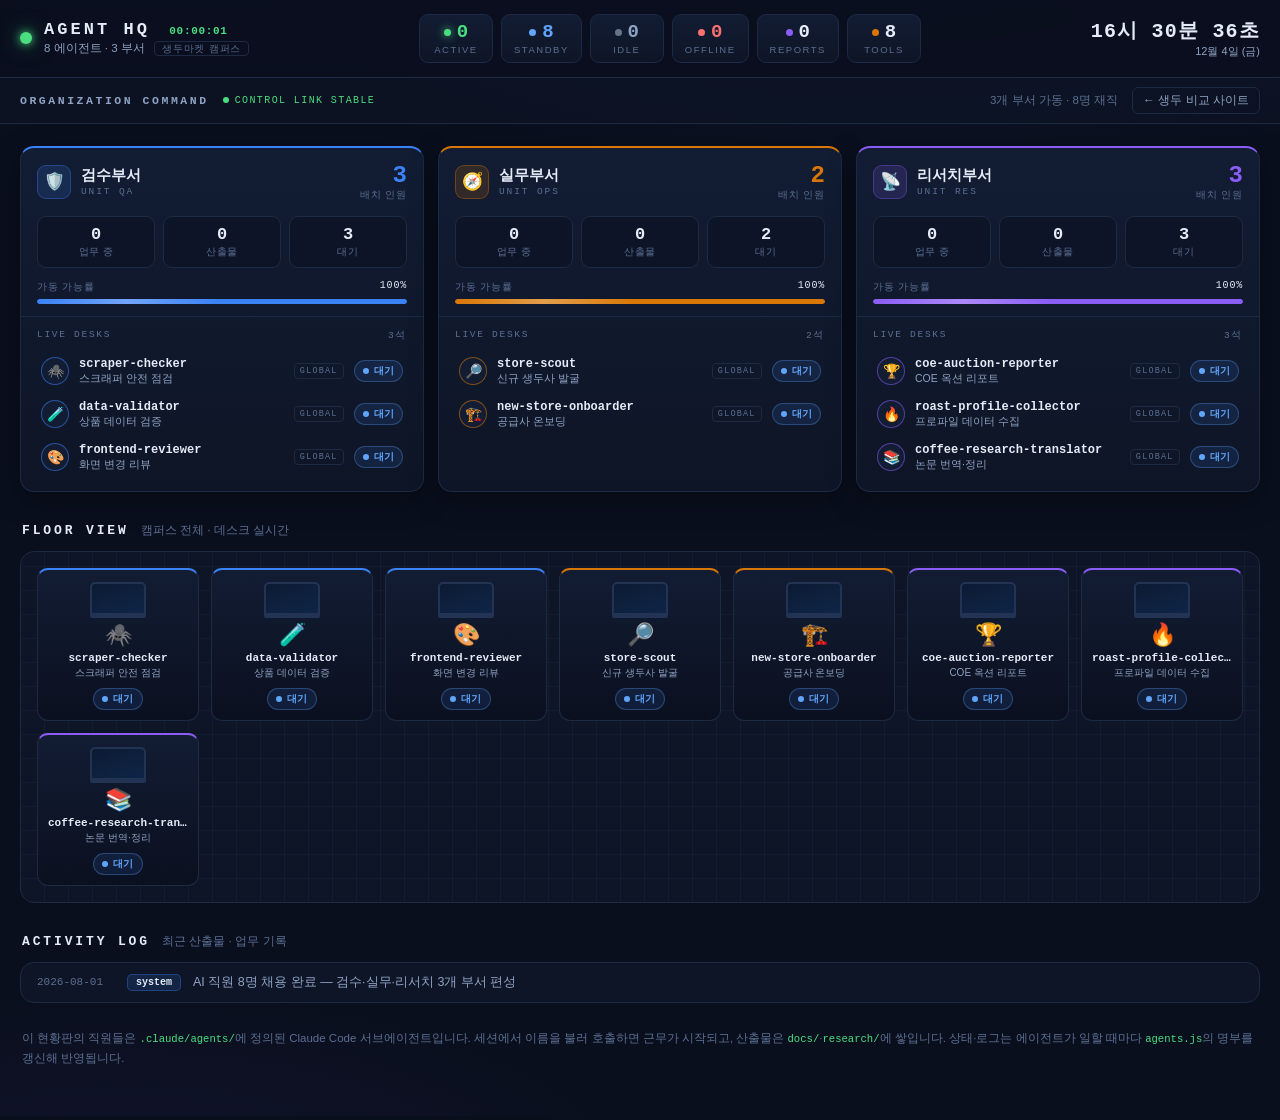
<file: agents.html>
<!DOCTYPE html>
<html lang="ko">
<head>
<meta charset="UTF-8">
<meta name="viewport" content="width=device-width, initial-scale=1.0">
<title>AGENT HQ — AI 직원 현황판 | 생두 가격 비교</title>
<meta name="description" content="생두 가격 비교 사이트를 운영하는 Claude Code 서브에이전트(AI 직원) 조직 현황판.">
<meta name="robots" content="noindex">
<link rel="icon" href="favicon.svg" type="image/svg+xml">
<link rel="stylesheet" href="agents.css">
</head>
<body>

<!-- ===== 상단 관제 바 ===== -->
<header class="hq-topbar">
  <div class="hq-logo">
    <span class="hq-logo-dot"></span>
    <div class="hq-logo-text">
      <div class="hq-title">AGENT&nbsp;HQ <span class="hq-uptime" id="hqUptime">00:00:00</span></div>
      <div class="hq-sub"><span id="hqAgentTotal">0</span> 에이전트 · <span id="hqDeptTotal">0</span> 부서 <span class="hq-badge">생두마켓 캠퍼스</span></div>
    </div>
  </div>

  <div class="hq-pills" id="hqPills"><!-- JS 렌더 --></div>

  <div class="hq-clock">
    <div class="hq-time" id="hqTime">--:--:--</div>
    <div class="hq-date" id="hqDate">--</div>
  </div>
</header>

<!-- ===== 조직 커맨드 바 ===== -->
<div class="cmd-bar">
  <div class="cmd-left">
    <span class="cmd-title">ORGANIZATION&nbsp;COMMAND</span>
    <span class="cmd-status"><span class="cmd-status-dot"></span>CONTROL LINK STABLE</span>
  </div>
  <div class="cmd-right">
    <span class="cmd-note" id="cmdNote">-</span>
    <a class="cmd-link" href="index.html">← 생두 비교 사이트</a>
  </div>
</div>

<main class="hq-main">

  <!-- ===== 부서 카드 ===== -->
  <section class="dept-grid" id="deptGrid"><!-- JS 렌더 --></section>

  <!-- ===== 플로어 뷰 ===== -->
  <section class="floor-sec">
    <div class="sec-head">
      <span class="sec-title">FLOOR&nbsp;VIEW</span>
      <span class="sec-sub">캠퍼스 전체 · 데스크 실시간</span>
    </div>
    <div class="floor-grid" id="floorGrid"><!-- JS 렌더 --></div>
  </section>

  <!-- ===== 업무 로그 ===== -->
  <section class="log-sec">
    <div class="sec-head">
      <span class="sec-title">ACTIVITY&nbsp;LOG</span>
      <span class="sec-sub">최근 산출물 · 업무 기록</span>
    </div>
    <ul class="log-list" id="logList"><!-- JS 렌더 --></ul>
  </section>

  <p class="hq-footnote">
    이 현황판의 직원들은 <code>.claude/agents/</code>에 정의된 Claude Code 서브에이전트입니다.
    세션에서 이름을 불러 호출하면 근무가 시작되고, 산출물은 <code>docs/</code>·<code>research/</code>에 쌓입니다.
    상태·로그는 에이전트가 일할 때마다 <code>agents.js</code>의 명부를 갱신해 반영됩니다.
  </p>

</main>

<script src="agents.js"></script>
</body>
</html>
</file>
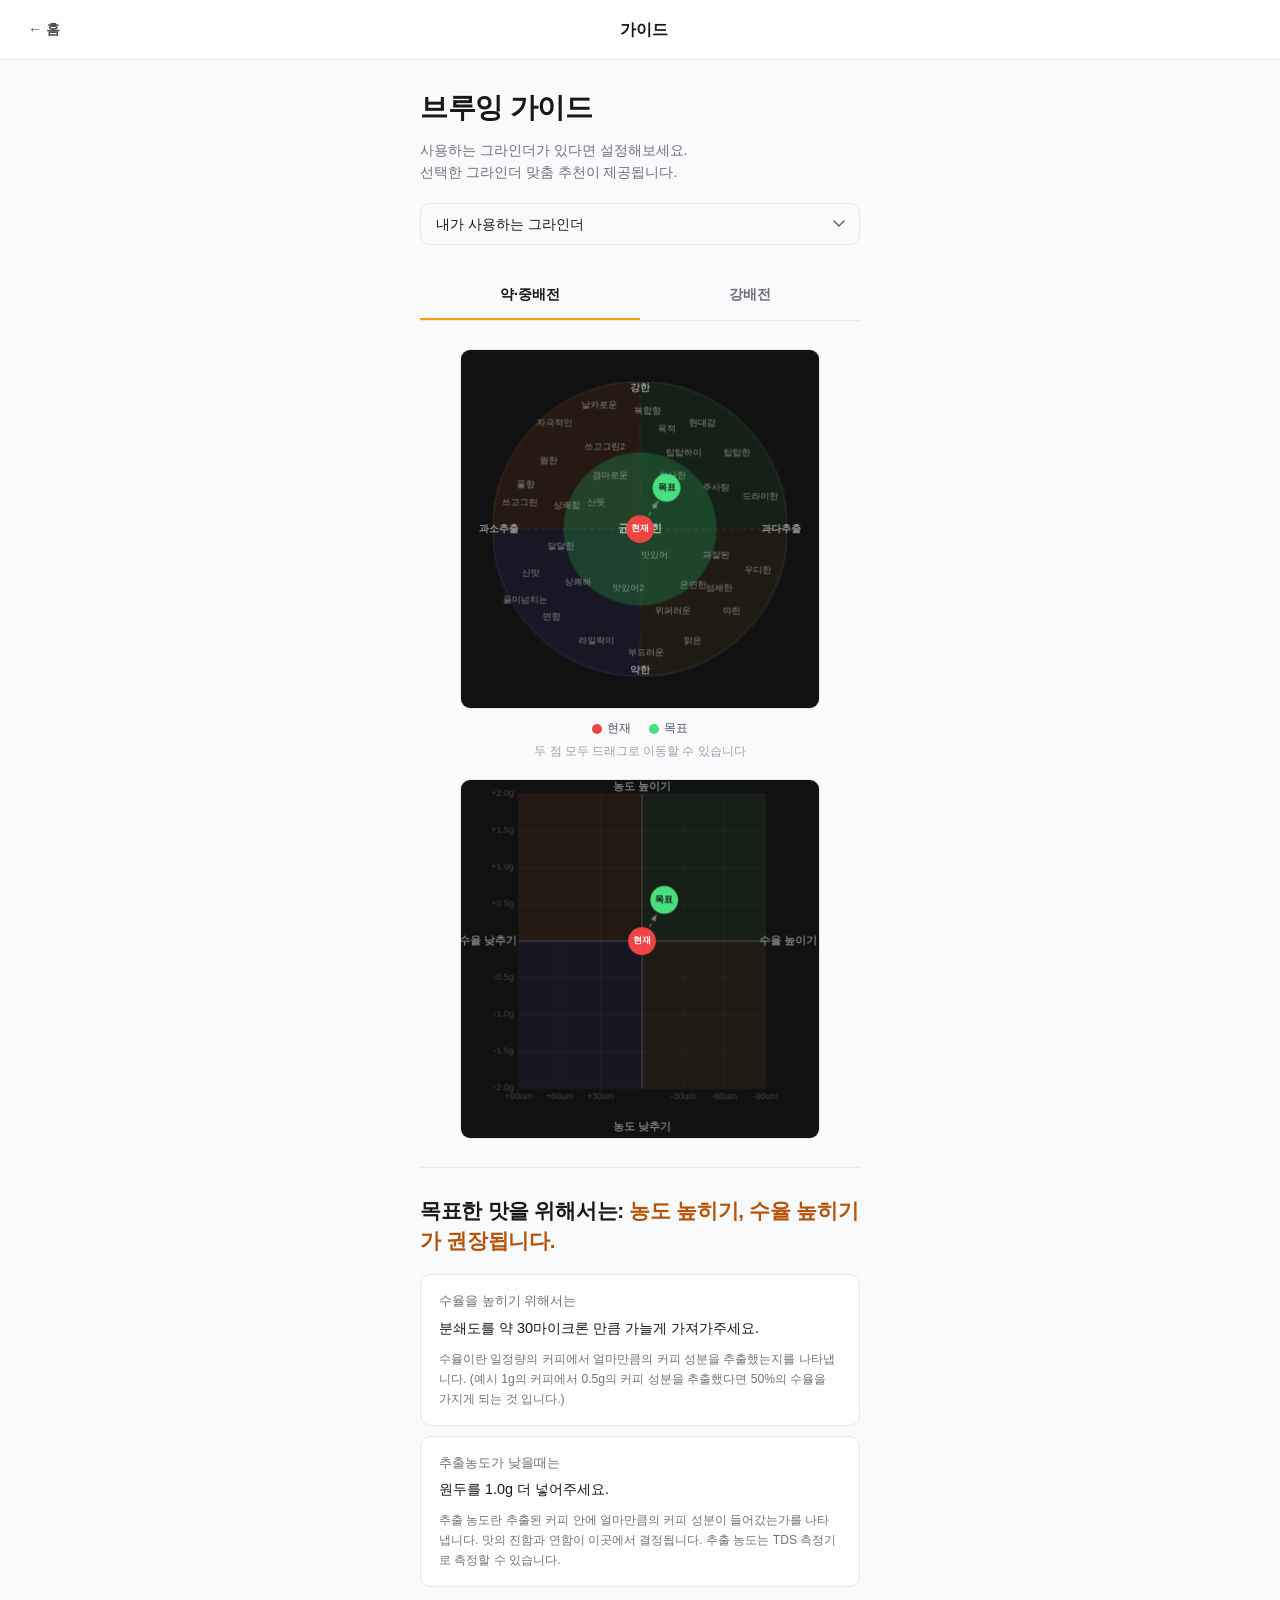
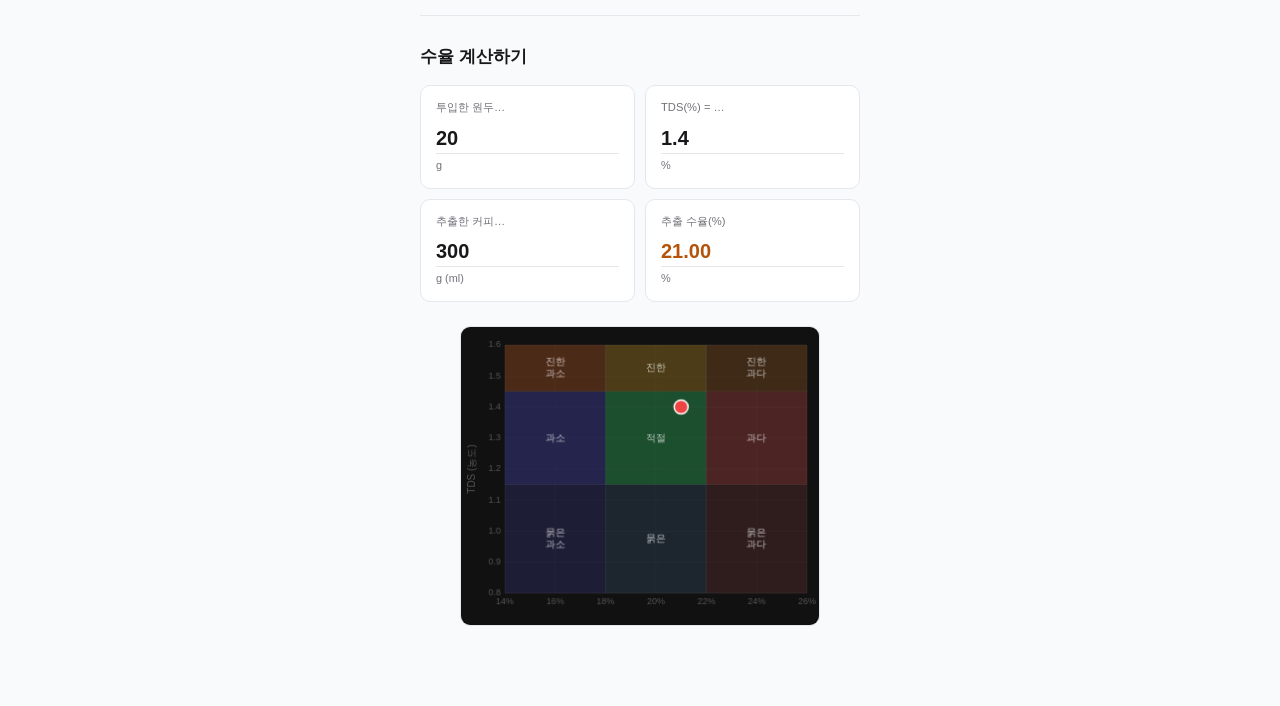
<file: brewing.html>
<!DOCTYPE html>
<html lang="ko">
<head>
<meta charset="UTF-8">
<meta name="viewport" content="width=device-width, initial-scale=1.0">
<title>브루잉 가이드 - 생두 가격 비교</title>
<meta name="description" content="핸드드립, 에어로프레스, 프렌치프레스 등 추출 도구별 브루잉 레시피와 원두 굵기·비율·물온도 가이드.">
<link rel="canonical" href="https://green-bean-market.vercel.app/brewing.html">
<link rel="icon" href="favicon.svg" type="image/svg+xml">
<meta property="og:type" content="website">
<meta property="og:title" content="브루잉 가이드 - 생두 가격 비교">
<meta property="og:description" content="추출 도구별 브루잉 레시피와 원두 굵기·비율·물온도 가이드.">
<meta property="og:url" content="https://green-bean-market.vercel.app/brewing.html">
<meta property="og:locale" content="ko_KR">
<meta name="twitter:card" content="summary">
<style>
* { box-sizing: border-box; margin: 0; padding: 0; }
body {
  font-family: 'Apple SD Gothic Neo', 'Noto Sans KR', -apple-system, BlinkMacSystemFont, sans-serif;
  background: #f9fafb;
  color: #18181b;
  font-size: 15px;
  line-height: 1.6;
  min-height: 100vh;
}
header {
  background: #ffffff;
  border-bottom: 1px solid #e5e7eb;
  padding: 14px 20px;
  display: flex;
  align-items: center;
  justify-content: space-between;
  position: sticky;
  top: 0;
  z-index: 100;
}
.hback { font-size: 0.9rem; font-weight: 600; color: #52525b; text-decoration: none; padding: 4px 8px; }
.hcenter { font-size: 1rem; font-weight: 700; display: flex; align-items: center; gap: 5px; }
.hcenter .arr { font-size: 0.7rem; color: #a1a1aa; }
.page { max-width: 480px; margin: 0 auto; padding: 26px 20px 80px; }
h1 { font-size: 1.75rem; font-weight: 900; letter-spacing: -0.5px; margin-bottom: 8px; }
.sub { font-size: 0.87rem; color: #71717a; margin-bottom: 20px; line-height: 1.6; }

/* grinder */
.gsw { margin-bottom: 26px; }
.gsel {
  width: 100%; background: #f9fafb; border: 1px solid #e5e7eb;
  color: #18181b; padding: 12px 40px 12px 15px; border-radius: 10px;
  font-size: 0.9rem; font-family: inherit; appearance: none; cursor: pointer;
  background-image: url("data:image/svg+xml,%3Csvg xmlns='http://www.w3.org/2000/svg' width='12' height='8' viewBox='0 0 12 8'%3E%3Cpath d='M1 1l5 5 5-5' stroke='%23666' stroke-width='1.5' fill='none' stroke-linecap='round'/%3E%3C/svg%3E");
  background-repeat: no-repeat; background-position: right 14px center;
}
.gsel:focus { outline: none; border-color: #f59e0b; }

/* tabs */
.tabs { display: flex; border-bottom: 1px solid #e5e7eb; margin-bottom: 28px; }
.tab { flex: 1; padding: 12px; text-align: center; font-size: 0.9rem; font-weight: 600;
  color: #71717a; cursor: pointer; border-bottom: 2px solid transparent; transition: all 0.2s; }
.tab.active { color: #18181b; border-bottom-color: #f59e0b; }

/* canvases */
.cw { position: relative; max-width: 360px; margin: 0 auto; }
canvas { width: 100%; height: auto; display: block; touch-action: none; cursor: crosshair; border-radius: 10px; border: 1px solid #e5e7eb; }

.legend { display: flex; gap: 18px; justify-content: center; margin: 10px 0 4px; }
.li { display: flex; align-items: center; gap: 5px; font-size: 0.74rem; color: #52525b; }
.ld { width: 10px; height: 10px; border-radius: 50%; flex-shrink: 0; }
.hint { font-size: 0.72rem; color: #a1a1aa; text-align: center; margin-bottom: 18px; }

/* divider */
.div { height: 1px; background: #e5e7eb; margin: 28px 0; }

/* recommendation */
.rec-title { font-size: 1.3rem; font-weight: 900; line-height: 1.45; margin-bottom: 18px; letter-spacing: -0.3px; }
.rec-title .hl { color: #b45309; }
.card { background: #ffffff; border: 1px solid #e5e7eb; border-radius: 11px; padding: 16px 18px; margin-bottom: 10px; }
.card-head { font-size: 0.8rem; color: #71717a; margin-bottom: 5px; }
.card-body { font-size: 0.9rem; color: #18181b; line-height: 1.6; }
.card-note { font-size: 0.76rem; color: #71717a; margin-top: 9px; line-height: 1.65; }

/* calculator */
.sec-title { font-size: 1.05rem; font-weight: 800; margin-bottom: 14px; }
.cgrid { display: grid; grid-template-columns: 1fr 1fr; gap: 10px; }
.cf { background: #ffffff; border: 1px solid #e5e7eb; border-radius: 10px; padding: 13px 15px; }
.cl { font-size: 0.7rem; color: #71717a; margin-bottom: 7px; }
.ci {
  background: transparent; border: none; border-bottom: 1px solid #e5e7eb;
  color: #18181b; font-size: 1.25rem; font-weight: 700;
  width: 100%; padding: 3px 0; outline: none; font-family: inherit;
}
.ci:focus { border-bottom-color: #f59e0b; }
.ci.res { color: #b45309; cursor: default; }
.cu { font-size: 0.68rem; color: #71717a; margin-top: 3px; }

/* ecc */
.ew { max-width: 360px; margin: 24px auto 0; }
</style>
</head>
<body>

<header>
  <a href="index.html" class="hback">← 홈</a>
  <div class="hcenter">가이드</div>
  <div style="width:40px"></div>
</header>

<div class="page">
  <h1>브루잉 가이드</h1>
  <p class="sub">사용하는 그라인더가 있다면 설정해보세요.<br>선택한 그라인더 맞춤 추천이 제공됩니다.</p>

  <div class="gsw">
    <select class="gsel" id="gsel">
      <option value="">내가 사용하는 그라인더</option>
      <optgroup label="핸드밀">
        <option value="timemore">Timemore C2 / C3</option>
        <option value="1zpresso">1Zpresso JX / JX-Pro</option>
        <option value="comandante">Comandante C40</option>
        <option value="kinu">Kinu M47</option>
        <option value="hario">Hario Slim Plus</option>
      </optgroup>
      <optgroup label="전동">
        <option value="encore">Baratza Encore</option>
        <option value="eureka">Eureka Mignon</option>
        <option value="ode">Fellow Ode</option>
        <option value="mahlkonig">Mahlkönig X54</option>
        <option value="niche">Niche Zero</option>
      </optgroup>
    </select>
  </div>

  <div class="tabs">
    <div class="tab active" id="tl" onclick="setRoast('light')">약·중배전</div>
    <div class="tab" id="td" onclick="setRoast('dark')">강배전</div>
  </div>

  <!-- ① 원형 플레이버 휠 -->
  <div class="cw">
    <canvas id="wheel" width="360" height="360"></canvas>
  </div>

  <div class="legend">
    <div class="li"><div class="ld" style="background:#ef4444"></div>현재</div>
    <div class="li"><div class="ld" style="background:#4ade80"></div>목표</div>
  </div>
  <div class="hint">두 점 모두 드래그로 이동할 수 있습니다</div>

  <!-- ② XY 그리드 -->
  <div class="cw">
    <canvas id="grid" width="360" height="360"></canvas>
  </div>

  <div class="div"></div>

  <!-- 추천 -->
  <div class="rec-title">목표한 맛을 위해서는: <span class="hl" id="recAct">균형 잡혀 있습니다.</span></div>

  <div class="card" id="ycard" style="display:none">
    <div class="card-head" id="yhead">수율을 높히기 위해서는</div>
    <div class="card-body" id="ybody">분쇄도를 약 30마이크론 만큼 가늘게 가져가주세요.</div>
    <div class="card-note">수율이란 일정량의 커피에서 얼마만큼의 커피 성분을 추출했는지를 나타냅니다. (예시 1g의 커피에서 0.5g의 커피 성분을 추출했다면 50%의 수율을 가지게 되는 것 입니다.)</div>
  </div>

  <div class="card" id="dcard" style="display:none">
    <div class="card-head" id="dhead">추출농도가 낮을때는</div>
    <div class="card-body" id="dbody">원두를 1.0g 더 넣어주세요.</div>
    <div class="card-note">추출 농도란 추출된 커피 안에 얼마만큼의 커피 성분이 들어갔는가를 나타냅니다. 맛의 진함과 연함이 이곳에서 결정됩니다. 추출 농도는 TDS 측정기로 측정할 수 있습니다.</div>
  </div>

  <div class="div"></div>

  <!-- 수율 계산기 -->
  <div class="sec-title">수율 계산하기</div>
  <div class="cgrid">
    <div class="cf">
      <div class="cl">투입한 원두…</div>
      <input class="ci" id="cd" type="number" value="20" min="1" step="0.1" oninput="calcY()">
      <div class="cu">g</div>
    </div>
    <div class="cf">
      <div class="cl">TDS(%) = …</div>
      <input class="ci" id="ct" type="number" value="1.4" min="0.1" max="3" step="0.01" oninput="calcY()">
      <div class="cu">%</div>
    </div>
    <div class="cf">
      <div class="cl">추출한 커피…</div>
      <input class="ci" id="cb" type="number" value="300" min="1" step="1" oninput="calcY()">
      <div class="cu">g (ml)</div>
    </div>
    <div class="cf">
      <div class="cl">추출 수율(%)</div>
      <input class="ci res" id="cr" type="text" readonly value="21.00">
      <div class="cu">%</div>
    </div>
  </div>

  <!-- ECC 차트 -->
  <div class="ew">
    <canvas id="ecc" width="360" height="300"></canvas>
  </div>
</div>

<script>
// ═══════════════════════════════════════════════
//  SHARED STATE
// ═══════════════════════════════════════════════
// nx,ny: normalized -1..1  (x=yield, y=strength)
let cur = { nx: 0,    ny: 0    };   // 현재 (red)
let tgt = { nx: 0.18, ny: 0.28 };  // 목표 (green)
let roast = 'light';
let dragTarget = null;  // 'cur' | 'tgt' | null
let dragCanvas = null;  // 'wheel' | 'grid' | null

// ═══════════════════════════════════════════════
//  FLAVOR LABELS
// ═══════════════════════════════════════════════
const LIGHT = [
  { t:'자극적인', x:-0.58, y: 0.72 }, { t:'날카로운', x:-0.28, y: 0.84 },
  { t:'목적',    x: 0.18, y: 0.68 }, { t:'복합향',  x: 0.05, y: 0.80 },
  { t:'현대감',  x: 0.42, y: 0.72 }, { t:'탑탑한',  x: 0.66, y: 0.52 },
  { t:'탑탑하이',x: 0.30, y: 0.52 },
  { t:'드라이한', x: 0.82, y: 0.22 },
  { t:'과다추출', x: 0.96, y: 0,    edge:true },
  { t:'우디한',  x: 0.80, y:-0.28 }, { t:'야린',    x: 0.62, y:-0.56 },
  { t:'맑은',   x: 0.36, y:-0.76 }, { t:'부드러운', x: 0.04, y:-0.84 },
  { t:'라일락이', x:-0.30, y:-0.76 }, { t:'면향',   x:-0.60, y:-0.60 },
  { t:'신맛',   x:-0.74, y:-0.30 }, { t:'달달한',  x:-0.54, y:-0.12 },
  { t:'상쾌함',  x:-0.50, y: 0.16 }, { t:'풀향',   x:-0.78, y: 0.30 },
  { t:'쓰고그린', x:-0.82, y: 0.18 },
  { t:'과소추출', x:-0.96, y: 0,    edge:true },
  { t:'겸마로운', x:-0.20, y: 0.36 }, { t:'화사한',  x: 0.22, y: 0.36 },
  { t:'맛있어',  x: 0.10, y:-0.18 }, { t:'은연한',  x: 0.36, y:-0.38 },
  { t:'쓰고그린2',x:-0.24, y: 0.56 }, { t:'주사탕',  x: 0.52, y: 0.28 },
  { t:'과잘된',  x: 0.52, y:-0.18 }, { t:'상쾌해',  x:-0.42, y:-0.36 },
  { t:'산뜻',   x:-0.30, y: 0.18 }, { t:'맛있어2', x:-0.08, y:-0.40 },
  { t:'위퍼러운', x: 0.22, y:-0.56 }, { t:'섬세한',  x: 0.54, y:-0.40 },
  { t:'웜한',   x:-0.62, y: 0.46 }, { t:'풀미넘치는',x:-0.78,y:-0.48},
  { t:'약한',   x: 0,    y:-0.96,  edge:true },
  { t:'강한',   x: 0,    y: 0.96,  edge:true },
];
const DARK = [
  { t:'쓴맛',   x:-0.58, y: 0.72 }, { t:'탄향',   x:-0.28, y: 0.84 },
  { t:'스모키',  x: 0.18, y: 0.68 }, { t:'다크초콜릿',x:0.05,y:0.80 },
  { t:'강렬한',  x: 0.42, y: 0.72 }, { t:'진한',   x: 0.66, y: 0.52 },
  { t:'농축된',  x: 0.30, y: 0.52 },
  { t:'재떨이',  x: 0.82, y: 0.22 },
  { t:'과다추출', x: 0.96, y: 0,    edge:true },
  { t:'우디',   x: 0.80, y:-0.28 }, { t:'쓴여운',  x: 0.62, y:-0.56 },
  { t:'카라멜',  x: 0.36, y:-0.76 }, { t:'부드러운', x: 0.04, y:-0.84 },
  { t:'고소한',  x:-0.30, y:-0.76 }, { t:'은은한',  x:-0.60, y:-0.60 },
  { t:'신맛',   x:-0.74, y:-0.30 }, { t:'달콤한',  x:-0.54, y:-0.12 },
  { t:'묵직한',  x:-0.50, y: 0.16 }, { t:'그린',   x:-0.78, y: 0.30 },
  { t:'풀향',   x:-0.82, y: 0.18 },
  { t:'과소추출', x:-0.96, y: 0,    edge:true },
  { t:'견과류',  x:-0.20, y: 0.36 }, { t:'초콜릿',  x: 0.22, y: 0.36 },
  { t:'맛있어',  x: 0.10, y:-0.18 }, { t:'버터리',  x: 0.36, y:-0.38 },
  { t:'약한',   x: 0,    y:-0.96,  edge:true },
  { t:'강한',   x: 0,    y: 0.96,  edge:true },
];

// ═══════════════════════════════════════════════
//  WHEEL CANVAS  (360×360)
// ═══════════════════════════════════════════════
const WC  = document.getElementById('wheel');
const wc  = WC.getContext('2d');
const WS  = 360;
const WCX = WS / 2, WCY = WS / 2;
const WR  = 148; // outer radius of wheel in px

function wNorm2px(nx, ny) {
  return { px: WCX + nx * WR, py: WCY - ny * WR };
}
function wPx2norm(px, py) {
  return { nx: (px - WCX) / WR, ny: -(py - WCY) / WR };
}

function drawWheel() {
  wc.clearRect(0, 0, WS, WS);
  wc.fillStyle = '#111';
  wc.fillRect(0, 0, WS, WS);

  // Outer circle clip
  wc.save();
  wc.beginPath();
  wc.arc(WCX, WCY, WR + 2, 0, Math.PI * 2);
  wc.clip();

  // Quadrant bg colors
  const quads = [
    { x1:-1, y1:0, x2:0, y2:1, c:'rgba(110,55,20,0.22)' },
    { x1: 0, y1:0, x2:1, y2:1, c:'rgba(40,90,50,0.22)'  },
    { x1:-1, y1:-1,x2:0, y2:0, c:'rgba(45,45,110,0.22)' },
    { x1: 0, y1:-1,x2:1, y2:0, c:'rgba(80,70,30,0.22)'  },
  ];
  quads.forEach(q => {
    wc.fillStyle = q.c;
    const p1 = wNorm2px(q.x1, q.y2);
    const p2 = wNorm2px(q.x2, q.y1);
    wc.fillRect(p1.px, p1.py, p2.px - p1.px, p2.py - p1.py);
  });

  // Big green "ideal zone" circle
  wc.beginPath();
  wc.arc(WCX, WCY, WR * 0.52, 0, Math.PI * 2);
  wc.fillStyle = 'rgba(34, 100, 55, 0.55)';
  wc.fill();

  wc.restore();

  // Outer ring border
  wc.beginPath();
  wc.arc(WCX, WCY, WR, 0, Math.PI * 2);
  wc.strokeStyle = 'rgba(255,255,255,0.08)';
  wc.lineWidth = 1;
  wc.stroke();

  // Axis lines
  wc.strokeStyle = 'rgba(255,255,255,0.10)';
  wc.lineWidth = 1;
  wc.setLineDash([3, 4]);
  wc.beginPath(); wc.moveTo(WCX - WR, WCY); wc.lineTo(WCX + WR, WCY); wc.stroke();
  wc.beginPath(); wc.moveTo(WCX, WCY - WR); wc.lineTo(WCX, WCY + WR); wc.stroke();
  wc.setLineDash([]);

  // Flavor labels
  const labels = roast === 'light' ? LIGHT : DARK;
  labels.forEach(l => {
    const { px, py } = wNorm2px(l.x, l.y);
    const dist = Math.sqrt(l.x * l.x + l.y * l.y);
    if (dist > 1.05) return;
    wc.font = l.edge ? 'bold 10px Apple SD Gothic Neo,sans-serif' : '9px Apple SD Gothic Neo,sans-serif';
    wc.fillStyle = l.edge ? 'rgba(255,255,255,0.55)' : 'rgba(200,200,200,0.65)';
    wc.textAlign = 'center';
    wc.textBaseline = 'middle';
    wc.fillText(l.t, px, py);
  });

  // 균형잡힌 center label
  wc.font = 'bold 11px Apple SD Gothic Neo,sans-serif';
  wc.fillStyle = 'rgba(255,255,255,0.7)';
  wc.textAlign = 'center';
  wc.textBaseline = 'middle';
  wc.fillText('균형잡힌', WCX, WCY);

  // Arrow cur → tgt
  const cp = wNorm2px(cur.nx, cur.ny);
  const tp = wNorm2px(tgt.nx, tgt.ny);
  drawArrowW(cp.px, cp.py, tp.px, tp.py);

  // Target dot
  drawDot(wc, tp.px, tp.py, '#4ade80', '#111', '목표');
  // Current dot
  drawDot(wc, cp.px, cp.py, '#ef4444', '#fff', '현재');
}

function drawArrowW(x1, y1, x2, y2) {
  const dx = x2-x1, dy = y2-y1, len = Math.sqrt(dx*dx+dy*dy);
  if (len < 22) return;
  const ux = dx/len, uy = dy/len;
  const sx = x1+ux*16, sy = y1+uy*16, ex = x2-ux*16, ey = y2-uy*16;
  wc.save();
  wc.strokeStyle = 'rgba(255,255,255,0.3)';
  wc.lineWidth = 1.5;
  wc.setLineDash([4,4]);
  wc.beginPath(); wc.moveTo(sx,sy); wc.lineTo(ex,ey); wc.stroke();
  wc.setLineDash([]);
  const a = Math.atan2(ey-sy,ex-sx);
  wc.beginPath(); wc.moveTo(ex,ey);
  wc.lineTo(ex-8*Math.cos(a-0.4), ey-8*Math.sin(a-0.4));
  wc.lineTo(ex-8*Math.cos(a+0.4), ey-8*Math.sin(a+0.4));
  wc.closePath(); wc.fillStyle='rgba(255,255,255,0.3)'; wc.fill();
  wc.restore();
}

function drawDot(ctx, px, py, bg, fg, label) {
  ctx.beginPath(); ctx.arc(px, py, 14, 0, Math.PI*2);
  ctx.fillStyle = bg; ctx.fill();
  ctx.font = 'bold 9px Apple SD Gothic Neo,sans-serif';
  ctx.fillStyle = fg; ctx.textAlign = 'center'; ctx.textBaseline = 'middle';
  ctx.fillText(label, px, py);
}

// ═══════════════════════════════════════════════
//  GRID CANVAS  (360×360)
// ═══════════════════════════════════════════════
const GC  = document.getElementById('grid');
const gc  = GC.getContext('2d');
const GS  = 360;
const PAD = { l:58, r:54, t:14, b:50 };
const GW  = GS - PAD.l - PAD.r;
const GH  = GS - PAD.t - PAD.b;
const GX0 = PAD.l, GY0 = PAD.t;

function gNorm2px(nx, ny) {
  return { px: GX0 + (nx + 1) / 2 * GW, py: GY0 + (1 - ny) / 2 * GH };
}
function gPx2norm(px, py) {
  return { nx: (px - GX0) / GW * 2 - 1, ny: 1 - (py - GY0) / GH * 2 };
}

// X tick labels: right side = 수율 높이기 = finer grind = -um
const XTICKS = [[-1,'+90um'],[-0.667,'+60um'],[-0.333,'+30um'],[0,''],[ 0.333,'-30um'],[0.667,'-60um'],[1,'-90um']];
const YTICKS = [[-1,'-2.0g'],[-0.75,'-1.5g'],[-0.5,'-1.0g'],[-0.25,'-0.5g'],[0,''],[0.25,'+0.5g'],[0.5,'+1.0g'],[0.75,'+1.5g'],[1,'+2.0g']];

function drawGrid() {
  gc.clearRect(0, 0, GS, GS);
  gc.fillStyle = '#111';
  gc.fillRect(0, 0, GS, GS);

  // Quadrant backgrounds
  const quads = [
    { nx1:-1, ny1:0, nx2:0, ny2:1, c:'rgba(110,55,20,0.2)' },
    { nx1:0,  ny1:0, nx2:1, ny2:1, c:'rgba(40,90,50,0.2)'  },
    { nx1:-1, ny1:-1,nx2:0, ny2:0, c:'rgba(45,45,110,0.2)' },
    { nx1:0,  ny1:-1,nx2:1, ny2:0, c:'rgba(80,70,30,0.2)'  },
  ];
  quads.forEach(q => {
    gc.fillStyle = q.c;
    const a = gNorm2px(q.nx1, q.ny2), b = gNorm2px(q.nx2, q.ny1);
    gc.fillRect(a.px, a.py, b.px-a.px, b.py-a.py);
  });

  // Grid lines
  XTICKS.forEach(([nx]) => {
    const { px } = gNorm2px(nx, 0);
    gc.strokeStyle = 'rgba(255,255,255,0.06)'; gc.lineWidth = 0.7;
    gc.beginPath(); gc.moveTo(px, GY0); gc.lineTo(px, GY0+GH); gc.stroke();
  });
  YTICKS.forEach(([ny]) => {
    const { py } = gNorm2px(0, ny);
    gc.strokeStyle = 'rgba(255,255,255,0.06)'; gc.lineWidth = 0.7;
    gc.beginPath(); gc.moveTo(GX0, py); gc.lineTo(GX0+GW, py); gc.stroke();
  });

  // Main axes
  const { px: ax } = gNorm2px(0, 0);
  const { py: ay } = gNorm2px(0, 0);
  gc.strokeStyle = 'rgba(255,255,255,0.18)'; gc.lineWidth = 1;
  gc.beginPath(); gc.moveTo(GX0, ay); gc.lineTo(GX0+GW, ay); gc.stroke();
  gc.beginPath(); gc.moveTo(ax, GY0); gc.lineTo(ax, GY0+GH); gc.stroke();

  // X tick labels
  XTICKS.forEach(([nx, lbl]) => {
    if (!lbl) return;
    const { px } = gNorm2px(nx, 0);
    gc.fillStyle = '#444'; gc.font = '9px Apple SD Gothic Neo,sans-serif';
    gc.textAlign = 'center'; gc.textBaseline = 'top';
    gc.fillText(lbl, px, GY0+GH+4);
  });

  // Y tick labels
  YTICKS.forEach(([ny, lbl]) => {
    if (!lbl) return;
    const { py } = gNorm2px(0, ny);
    gc.fillStyle = '#444'; gc.font = '9px Apple SD Gothic Neo,sans-serif';
    gc.textAlign = 'right'; gc.textBaseline = 'middle';
    gc.fillText(lbl, GX0-5, py);
  });

  // Direction labels
  gc.fillStyle = 'rgba(255,255,255,0.45)';
  gc.font = 'bold 10.5px Apple SD Gothic Neo,sans-serif';
  gc.textAlign = 'center'; gc.textBaseline = 'bottom';
  gc.fillText('농도 높이기', GX0+GW/2, GY0-2);
  gc.textBaseline = 'top';
  gc.fillText('농도 낮추기', GX0+GW/2, GY0+GH+34);
  gc.textAlign = 'right'; gc.textBaseline = 'middle';
  gc.fillText('수율 낮추기', GX0-2, GY0+GH/2);
  gc.textAlign = 'right';
  gc.fillText('수율 높이기', GS-2, GY0+GH/2);

  // Grid uses delta: 현재 fixed at (0,0), 목표 at (tgt - cur)
  const gdx = clamp(tgt.nx - cur.nx), gdy = clamp(tgt.ny - cur.ny);
  const cp = gNorm2px(0, 0);
  const tp = gNorm2px(gdx, gdy);
  drawArrowG(cp.px, cp.py, tp.px, tp.py);

  // Dots
  drawDot(gc, tp.px, tp.py, '#4ade80', '#111', '목표');
  drawDot(gc, cp.px, cp.py, '#ef4444', '#fff', '현재');
}

function drawArrowG(x1,y1,x2,y2) {
  const dx=x2-x1,dy=y2-y1,len=Math.sqrt(dx*dx+dy*dy);
  if(len<22)return;
  const ux=dx/len,uy=dy/len;
  const sx=x1+ux*16,sy=y1+uy*16,ex=x2-ux*16,ey=y2-uy*16;
  gc.save();
  gc.strokeStyle='rgba(255,255,255,0.3)'; gc.lineWidth=1.5;
  gc.setLineDash([4,4]);
  gc.beginPath(); gc.moveTo(sx,sy); gc.lineTo(ex,ey); gc.stroke();
  gc.setLineDash([]);
  const a=Math.atan2(ey-sy,ex-sx);
  gc.beginPath(); gc.moveTo(ex,ey);
  gc.lineTo(ex-8*Math.cos(a-0.4),ey-8*Math.sin(a-0.4));
  gc.lineTo(ex-8*Math.cos(a+0.4),ey-8*Math.sin(a+0.4));
  gc.closePath(); gc.fillStyle='rgba(255,255,255,0.3)'; gc.fill();
  gc.restore();
}

// ═══════════════════════════════════════════════
//  INTERACTION (both canvases)
// ═══════════════════════════════════════════════
function dist(ax,ay,bx,by){return Math.sqrt((ax-bx)**2+(ay-by)**2);}

function getEvtXY(canvas, e) {
  const rect = canvas.getBoundingClientRect();
  const scX = canvas.width / rect.width;
  const scY = canvas.height / rect.height;
  const cl = e.touches ? e.touches[0] : e;
  return { px:(cl.clientX-rect.left)*scX, py:(cl.clientY-rect.top)*scY };
}

function pickDot(cpx, cpy, tpx, tpy, px, py, HIT=28) {
  const dc = dist(px,py,cpx,cpy), dt = dist(px,py,tpx,tpy);
  if (dc < HIT && dc <= dt) return 'cur';
  if (dt < HIT) return 'tgt';
  return 'cur'; // default drag 현재
}

function clamp(v,lo=-1,hi=1){return Math.max(lo,Math.min(hi,v));}

function handleDown(canvas, e) {
  e.preventDefault();
  const {px,py} = getEvtXY(canvas, e);
  if (canvas === WC) {
    const cp = wNorm2px(cur.nx,cur.ny), tp = wNorm2px(tgt.nx,tgt.ny);
    // only interact within wheel radius
    const dnx = (px-WCX)/WR, dny = -(py-WCY)/WR;
    if (Math.sqrt(dnx*dnx+dny*dny) > 1.05) return;
    dragTarget = pickDot(cp.px,cp.py,tp.px,tp.py,px,py);
  } else {
    // On grid, 현재 is always fixed — only 목표 is draggable
    const gdx = clamp(tgt.nx - cur.nx), gdy = clamp(tgt.ny - cur.ny);
    const tp = gNorm2px(gdx, gdy);
    const dt = dist(px, py, tp.px, tp.py);
    dragTarget = dt < 36 ? 'tgt' : 'tgt'; // always tgt on grid
  }
  dragCanvas = canvas;
  handleMove(canvas, e);
}

function handleMove(canvas, e) {
  if (!dragTarget) return;
  e.preventDefault();
  const {px,py} = getEvtXY(canvas, e);
  let nx, ny;
  if (canvas === WC) {
    nx = clamp((px-WCX)/WR); ny = clamp(-(py-WCY)/WR);
    if (dragTarget === 'cur') cur = {nx,ny};
    else                       tgt = {nx,ny};
  } else {
    // Grid drag: delta from cur
    const gnx = clamp(gPx2norm(px,py).nx);
    const gny = clamp(gPx2norm(px,py).ny);
    tgt = { nx: clamp(cur.nx + gnx), ny: clamp(cur.ny + gny) };
  }
  redrawAll();
}

function handleUp() { dragTarget = null; dragCanvas = null; }

function addListeners(canvas) {
  canvas.addEventListener('mousedown',  e => handleDown(canvas,e));
  canvas.addEventListener('mousemove',  e => { if(dragCanvas===canvas) handleMove(canvas,e); });
  canvas.addEventListener('mouseup',    handleUp);
  canvas.addEventListener('mouseleave', handleUp);
  canvas.addEventListener('touchstart', e => handleDown(canvas,e), {passive:false});
  canvas.addEventListener('touchmove',  e => { if(dragCanvas===canvas) handleMove(canvas,e); }, {passive:false});
  canvas.addEventListener('touchend',   handleUp);
}
addListeners(WC);
addListeners(GC);

// ═══════════════════════════════════════════════
//  RECOMMENDATION
// ═══════════════════════════════════════════════
function updateRec() {
  const dx = tgt.nx - cur.nx; // + = need more yield
  const dy = tgt.ny - cur.ny; // + = need more strength
  const T = 0.07;
  const moreY = dx > T, lessY = dx < -T;
  const moreS = dy > T, lessS = dy < -T;

  const parts = [];
  if (moreS) parts.push('농도 높히기'); else if (lessS) parts.push('농도 낮추기');
  if (moreY) parts.push('수율 높히기'); else if (lessY) parts.push('수율 낮추기');
  document.getElementById('recAct').textContent =
    parts.length ? parts.join(', ') + '가 권장됩니다.' : '균형 잡혀 있습니다';

  const ycard=document.getElementById('ycard');
  const yhead=document.getElementById('yhead');
  const ybody=document.getElementById('ybody');
  if (moreY) {
    yhead.textContent='수율을 높히기 위해서는';
    ybody.textContent='분쇄도를 약 30마이크론 만큼 가늘게 가져가주세요.';
    ycard.style.display='';
  } else if (lessY) {
    yhead.textContent='수율을 낮추기 위해서는';
    ybody.textContent='분쇄도를 약 30마이크론 만큼 굵게 가져가주세요.';
    ycard.style.display='';
  } else { ycard.style.display='none'; }

  const dcard=document.getElementById('dcard');
  const dhead=document.getElementById('dhead');
  const dbody=document.getElementById('dbody');
  if (moreS) {
    dhead.textContent='추출농도가 낮을때는';
    dbody.textContent='원두를 1.0g 더 넣어주세요.';
    dcard.style.display='';
  } else if (lessS) {
    dhead.textContent='추출농도가 높을때는';
    dbody.textContent='물을 20ml 더 추가해주세요.';
    dcard.style.display='';
  } else { dcard.style.display='none'; }
}

function redrawAll() { drawWheel(); drawGrid(); updateRec(); }

// ═══════════════════════════════════════════════
//  ROAST TOGGLE
// ═══════════════════════════════════════════════
function setRoast(r) {
  roast = r;
  document.getElementById('tl').classList.toggle('active', r==='light');
  document.getElementById('td').classList.toggle('active', r==='dark');
  drawWheel();
}

// ═══════════════════════════════════════════════
//  YIELD CALCULATOR
// ═══════════════════════════════════════════════
function calcY() {
  const d=parseFloat(document.getElementById('cd').value)||0;
  const t=parseFloat(document.getElementById('ct').value)||0;
  const b=parseFloat(document.getElementById('cb').value)||0;
  if (d>0&&b>0) {
    const y = t/100*b/d*100;
    document.getElementById('cr').value = y.toFixed(2);
    drawECC(t, y);
  }
}

// ═══════════════════════════════════════════════
//  EXTRACTION CONTROL CHART
// ═══════════════════════════════════════════════
const EC=document.getElementById('ecc'); const ec=EC.getContext('2d');
const EP={l:44,r:348,t:18,b:268}; EP.w=EP.r-EP.l; EP.h=EP.b-EP.t;
const TLO=0.80,THI=1.60,YLO=14,YHI=26;
function t2y(t){return EP.b-(t-TLO)/(THI-TLO)*EP.h;}
function y2x(y){return EP.l+(y-YLO)/(YHI-YLO)*EP.w;}

const ZONES=[
  {t1:1.45,t2:1.60,y1:14,y2:18,l:'진한\n과소',c:'rgba(150,75,35,0.45)'},
  {t1:1.45,t2:1.60,y1:18,y2:22,l:'진한',    c:'rgba(150,115,35,0.45)'},
  {t1:1.45,t2:1.60,y1:22,y2:26,l:'진한\n과다',c:'rgba(120,75,35,0.45)'},
  {t1:1.15,t2:1.45,y1:14,y2:18,l:'과소',    c:'rgba(60,60,150,0.45)'},
  {t1:1.15,t2:1.45,y1:18,y2:22,l:'적절',    c:'rgba(35,120,65,0.60)'},
  {t1:1.15,t2:1.45,y1:22,y2:26,l:'과다',    c:'rgba(150,60,60,0.45)'},
  {t1:0.80,t2:1.15,y1:14,y2:18,l:'묽은\n과소',c:'rgba(45,45,100,0.45)'},
  {t1:0.80,t2:1.15,y1:18,y2:22,l:'묽은',    c:'rgba(45,65,85,0.45)'},
  {t1:0.80,t2:1.15,y1:22,y2:26,l:'묽은\n과다',c:'rgba(85,45,45,0.45)'},
];

function drawECC(dotT, dotY) {
  ec.fillStyle='#111'; ec.fillRect(0,0,360,300);
  ZONES.forEach(z=>{
    const x1=y2x(z.y1),x2=y2x(z.y2),y1=t2y(z.t2),y2=t2y(z.t1);
    ec.fillStyle=z.c; ec.fillRect(x1,y1,x2-x1,y2-y1);
    ec.strokeStyle='rgba(255,255,255,0.07)'; ec.lineWidth=0.5; ec.strokeRect(x1,y1,x2-x1,y2-y1);
    const ls=z.l.split('\n'); const mx=(x1+x2)/2, my=(y1+y2)/2;
    ec.fillStyle='rgba(255,255,255,0.7)'; ec.font='10px Apple SD Gothic Neo,sans-serif';
    ec.textAlign='center'; ec.textBaseline='middle';
    ls.forEach((s,i)=>ec.fillText(s,mx,my+(ls.length>1?(i-0.5)*12:0)));
  });
  [0.8,0.9,1.0,1.1,1.2,1.3,1.4,1.5,1.6].forEach(t=>{
    const py=t2y(t);
    ec.strokeStyle='rgba(255,255,255,0.06)'; ec.lineWidth=0.5;
    ec.beginPath(); ec.moveTo(EP.l,py); ec.lineTo(EP.r,py); ec.stroke();
    ec.fillStyle='#555'; ec.font='9px Apple SD Gothic Neo,sans-serif';
    ec.textAlign='right'; ec.textBaseline='middle'; ec.fillText(t.toFixed(1),EP.l-4,py);
  });
  [14,16,18,20,22,24,26].forEach(y=>{
    const px=y2x(y);
    ec.strokeStyle='rgba(255,255,255,0.06)'; ec.lineWidth=0.5;
    ec.beginPath(); ec.moveTo(px,EP.t); ec.lineTo(px,EP.b); ec.stroke();
    ec.fillStyle='#555'; ec.font='9px Apple SD Gothic Neo,sans-serif';
    ec.textAlign='center'; ec.textBaseline='top'; ec.fillText(y+'%',px,EP.b+4);
  });
  ec.save(); ec.translate(11,(EP.t+EP.b)/2); ec.rotate(-Math.PI/2);
  ec.fillStyle='#555'; ec.font='10px Apple SD Gothic Neo,sans-serif';
  ec.textAlign='center'; ec.textBaseline='middle'; ec.fillText('TDS (농도)',0,0); ec.restore();

  if (dotT!=null&&dotY!=null) {
    const dpx=y2x(dotY), dpy=t2y(dotT);
    if (dpx>EP.l&&dpx<EP.r&&dpy>EP.t&&dpy<EP.b) {
      ec.beginPath(); ec.arc(dpx,dpy,7,0,Math.PI*2);
      ec.fillStyle='#ef4444'; ec.fill();
      ec.strokeStyle='#fff'; ec.lineWidth=1.5; ec.stroke();
    }
  }
}

// ═══════════════════════════════════════════════
//  INIT
// ═══════════════════════════════════════════════
redrawAll();
calcY();
</script>
</body>
</html>
</file>
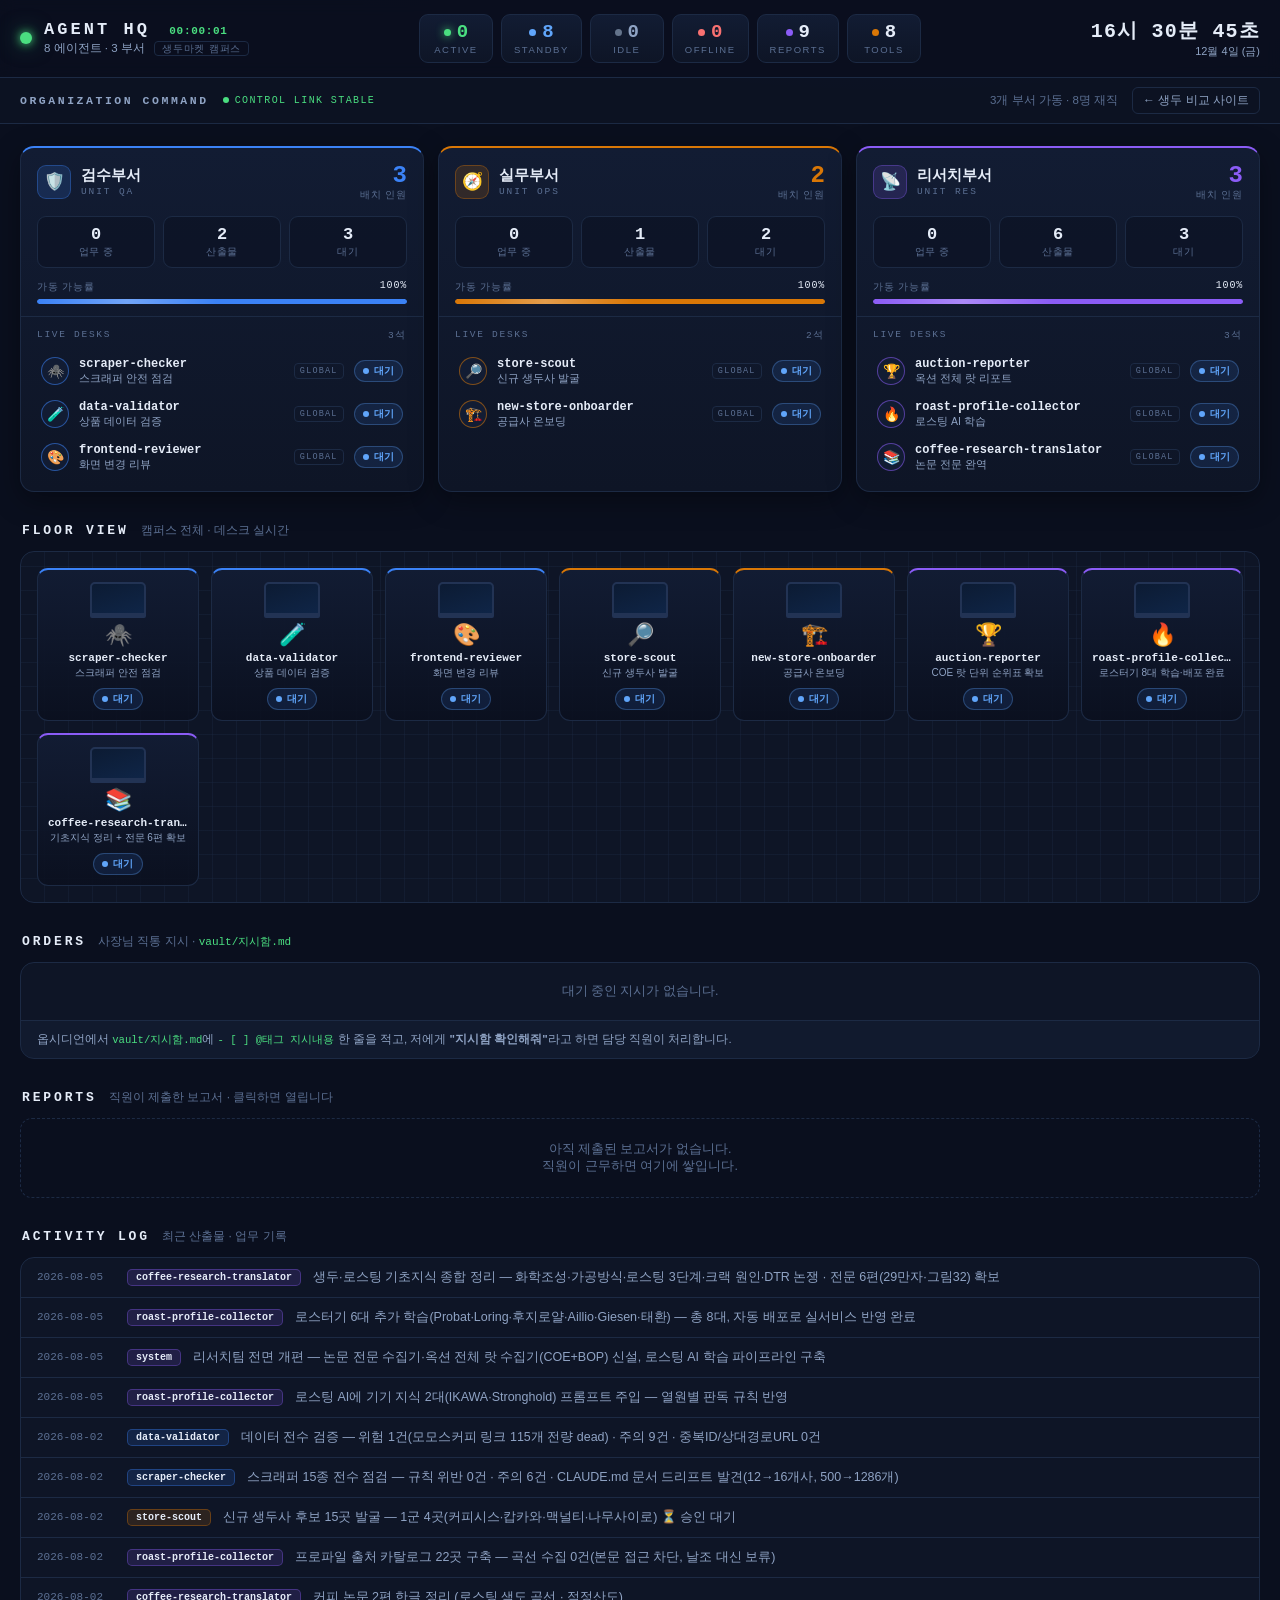
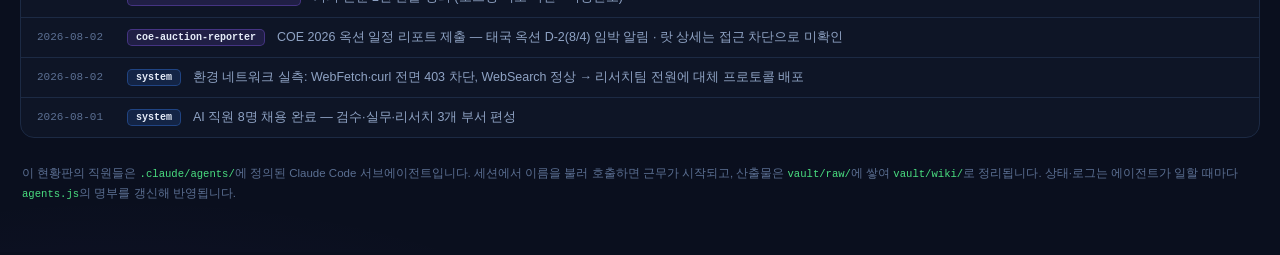
<file: hq/agents.html>
<!DOCTYPE html>
<html lang="ko">
<head>
<meta charset="UTF-8">
<meta name="viewport" content="width=device-width, initial-scale=1.0">
<title>AGENT HQ — AI 직원 현황판 | 생두 가격 비교</title>
<meta name="description" content="생두 가격 비교 사이트를 운영하는 Claude Code 서브에이전트(AI 직원) 조직 현황판.">
<meta name="robots" content="noindex">
<link rel="icon" href="favicon.svg" type="image/svg+xml">
<link rel="stylesheet" href="agents.css">
</head>
<body>

<!-- ===== 상단 관제 바 ===== -->
<header class="hq-topbar">
  <div class="hq-logo">
    <span class="hq-logo-dot"></span>
    <div class="hq-logo-text">
      <div class="hq-title">AGENT&nbsp;HQ <span class="hq-uptime" id="hqUptime">00:00:00</span></div>
      <div class="hq-sub"><span id="hqAgentTotal">0</span> 에이전트 · <span id="hqDeptTotal">0</span> 부서 <span class="hq-badge">생두마켓 캠퍼스</span></div>
    </div>
  </div>

  <div class="hq-pills" id="hqPills"><!-- JS 렌더 --></div>

  <div class="hq-clock">
    <div class="hq-time" id="hqTime">--:--:--</div>
    <div class="hq-date" id="hqDate">--</div>
  </div>
</header>

<!-- ===== 조직 커맨드 바 ===== -->
<div class="cmd-bar">
  <div class="cmd-left">
    <span class="cmd-title">ORGANIZATION&nbsp;COMMAND</span>
    <span class="cmd-status"><span class="cmd-status-dot"></span>CONTROL LINK STABLE</span>
  </div>
  <div class="cmd-right">
    <span class="cmd-note" id="cmdNote">-</span>
    <a class="cmd-link" href="../index.html">← 생두 비교 사이트</a>
  </div>
</div>

<main class="hq-main">

  <!-- ===== 부서 카드 ===== -->
  <section class="dept-grid" id="deptGrid"><!-- JS 렌더 --></section>

  <!-- ===== 플로어 뷰 ===== -->
  <section class="floor-sec">
    <div class="sec-head">
      <span class="sec-title">FLOOR&nbsp;VIEW</span>
      <span class="sec-sub">캠퍼스 전체 · 데스크 실시간</span>
    </div>
    <div class="floor-grid" id="floorGrid"><!-- JS 렌더 --></div>
  </section>

  <!-- ===== 지시함 ===== -->
  <section class="ord-sec">
    <div class="sec-head">
      <span class="sec-title">ORDERS</span>
      <span class="sec-sub">사장님 직통 지시 · <code>vault/지시함.md</code></span>
    </div>
    <div class="ord-box" id="ordBox"><!-- JS 렌더 --></div>
  </section>

  <!-- ===== 보고서함 ===== -->
  <section class="rep-sec">
    <div class="sec-head">
      <span class="sec-title">REPORTS</span>
      <span class="sec-sub">직원이 제출한 보고서 · 클릭하면 열립니다</span>
    </div>
    <div class="rep-grid" id="repGrid"><!-- JS 렌더 --></div>
  </section>

  <!-- ===== 업무 로그 ===== -->
  <section class="log-sec">
    <div class="sec-head">
      <span class="sec-title">ACTIVITY&nbsp;LOG</span>
      <span class="sec-sub">최근 산출물 · 업무 기록</span>
    </div>
    <ul class="log-list" id="logList"><!-- JS 렌더 --></ul>
  </section>

  <p class="hq-footnote">
    이 현황판의 직원들은 <code>.claude/agents/</code>에 정의된 Claude Code 서브에이전트입니다.
    세션에서 이름을 불러 호출하면 근무가 시작되고, 산출물은 <code>vault/raw/</code>에 쌓여 <code>vault/wiki/</code>로 정리됩니다.
    상태·로그는 에이전트가 일할 때마다 <code>agents.js</code>의 명부를 갱신해 반영됩니다.
  </p>

</main>

<!-- ===== 보고서 리더 ===== -->
<div class="reader" id="reader" hidden>
  <div class="reader-box" role="dialog" aria-modal="true" aria-labelledby="readerTitle">
    <header class="reader-head">
      <div>
        <div class="reader-title" id="readerTitle">—</div>
        <div class="reader-meta" id="readerMeta">—</div>
      </div>
      <button class="reader-close" id="readerClose" aria-label="닫기">×</button>
    </header>
    <div class="reader-body md" id="readerBody"></div>
  </div>
</div>

<script src="agents.js"></script>
</body>
</html>
</file>
<file: agents.css>
/* ===== AGENT HQ — AI 직원 현황판 (다크 관제센터 테마) ===== */
:root{
  --bg:#0a0f1e;
  --panel:#0e1526;
  --panel2:#121c33;
  --line:#1c2a44;
  --ink:#e5ecf8;
  --muted:#8fa3c4;
  --dim:#5b6f92;
  --neon:#4ade80;            /* 강조 텍스트/글로우 */
  --green-fill:#16a34a;      /* 게이지 등 면 채움 (검증 통과 색) */
  --qa:#3b82f6;              /* 검수부서 */
  --ops:#d97706;             /* 실무부서 */
  --res:#8b5cf6;             /* 리서치부서 */
  --st-active:#4ade80;
  --st-standby:#60a5fa;
  --st-idle:#64748b;
  --st-offline:#f87171;
  --mono:ui-monospace,SFMono-Regular,Menlo,Consolas,monospace;
}
*{margin:0;padding:0;box-sizing:border-box}
body{
  background:
    radial-gradient(1200px 500px at 70% -10%, rgba(59,130,246,.08), transparent 60%),
    radial-gradient(900px 400px at 10% 110%, rgba(139,92,246,.07), transparent 60%),
    var(--bg);
  color:var(--ink);
  font-family:-apple-system,BlinkMacSystemFont,"Apple SD Gothic Neo","Pretendard","Noto Sans KR",sans-serif;
  min-height:100vh;
}
code{font-family:var(--mono);color:var(--neon);font-size:.92em}

/* ===== 상단 관제 바 ===== */
.hq-topbar{
  display:flex;align-items:center;gap:18px;flex-wrap:wrap;
  padding:14px 20px;border-bottom:1px solid var(--line);
  background:rgba(10,15,30,.9);position:sticky;top:0;z-index:10;backdrop-filter:blur(8px);
}
.hq-logo{display:flex;align-items:center;gap:12px;min-width:220px}
.hq-logo-dot{
  width:12px;height:12px;border-radius:50%;background:var(--neon);
  box-shadow:0 0 10px var(--neon),0 0 22px rgba(74,222,128,.5);
  animation:pulse 2.2s ease-in-out infinite;
}
.hq-title{font-family:var(--mono);font-weight:800;letter-spacing:.18em;font-size:17px}
.hq-uptime{font-size:11px;color:var(--neon);letter-spacing:.06em;margin-left:6px}
.hq-sub{font-size:11.5px;color:var(--muted);margin-top:2px}
.hq-badge{
  margin-left:6px;padding:1px 7px;border:1px solid var(--line);border-radius:4px;
  font-size:10px;color:var(--dim);letter-spacing:.08em;
}
.hq-pills{display:flex;gap:8px;flex-wrap:wrap;flex:1;justify-content:center}
.pill{
  display:flex;flex-direction:column;align-items:center;gap:1px;
  min-width:74px;padding:7px 12px;border:1px solid var(--line);border-radius:9px;
  background:linear-gradient(180deg,var(--panel2),var(--panel));
}
.pill-top{display:flex;align-items:center;gap:6px}
.pill-dot{width:7px;height:7px;border-radius:50%}
.pill-num{font-family:var(--mono);font-size:19px;font-weight:800;line-height:1.1}
.pill-label{font-size:9.5px;letter-spacing:.16em;color:var(--dim)}
.pill.active .pill-num{color:var(--st-active)} .pill.active .pill-dot{background:var(--st-active);box-shadow:0 0 8px var(--st-active);animation:pulse 1.6s infinite}
.pill.standby .pill-num{color:var(--st-standby)} .pill.standby .pill-dot{background:var(--st-standby)}
.pill.idle .pill-num{color:var(--muted)} .pill.idle .pill-dot{background:var(--st-idle)}
.pill.offline .pill-num{color:var(--st-offline)} .pill.offline .pill-dot{background:var(--st-offline)}
.pill.reports .pill-num{color:var(--ink)} .pill.reports .pill-dot{background:var(--res)}
.pill.tools .pill-num{color:var(--ink)} .pill.tools .pill-dot{background:var(--ops)}
.hq-clock{text-align:right;min-width:120px}
.hq-time{font-family:var(--mono);font-size:20px;font-weight:700;letter-spacing:.06em}
.hq-date{font-size:11px;color:var(--muted)}

/* ===== 커맨드 바 ===== */
.cmd-bar{
  display:flex;justify-content:space-between;align-items:center;gap:10px;flex-wrap:wrap;
  padding:9px 20px;border-bottom:1px solid var(--line);background:rgba(14,21,38,.6);
}
.cmd-title{font-family:var(--mono);font-size:11.5px;font-weight:700;letter-spacing:.22em;color:var(--muted)}
.cmd-left{display:flex;align-items:center;gap:14px;flex-wrap:wrap}
.cmd-status{display:flex;align-items:center;gap:6px;font-family:var(--mono);font-size:10px;letter-spacing:.14em;color:var(--neon)}
.cmd-status-dot{width:6px;height:6px;border-radius:50%;background:var(--neon);animation:pulse 2s infinite}
.cmd-right{display:flex;align-items:center;gap:14px}
.cmd-note{font-size:11.5px;color:var(--dim)}
.cmd-link{font-size:12px;color:var(--muted);text-decoration:none;border:1px solid var(--line);padding:4px 10px;border-radius:6px}
.cmd-link:hover{color:var(--ink);border-color:var(--dim)}

/* ===== 본문 ===== */
.hq-main{max-width:1280px;margin:0 auto;padding:22px 20px 48px}
.sec-head{display:flex;align-items:baseline;gap:12px;margin:30px 2px 12px}
.sec-title{font-family:var(--mono);font-size:13px;font-weight:800;letter-spacing:.22em;color:var(--ink)}
.sec-sub{font-size:12px;color:var(--dim)}

/* ===== 부서 카드 ===== */
.dept-grid{display:grid;grid-template-columns:repeat(auto-fit,minmax(310px,1fr));gap:14px}
.dept-card{
  border:1px solid var(--line);border-radius:14px;overflow:hidden;
  background:linear-gradient(180deg,var(--panel2),var(--panel));
  box-shadow:0 8px 28px rgba(0,0,0,.35);
}
.dept-card{border-top:2px solid var(--accent)}
.dept-head{display:flex;align-items:center;gap:10px;padding:14px 16px 10px}
.dept-icon{
  width:34px;height:34px;border-radius:9px;display:flex;align-items:center;justify-content:center;
  font-size:17px;background:color-mix(in srgb,var(--accent) 16%,transparent);
  border:1px solid color-mix(in srgb,var(--accent) 35%,transparent);
}
.dept-name{font-weight:800;font-size:15px}
.dept-unit{font-family:var(--mono);font-size:9.5px;letter-spacing:.2em;color:var(--dim);margin-top:1px}
.dept-count{margin-left:auto;text-align:right}
.dept-count-num{font-family:var(--mono);font-size:24px;font-weight:800;color:var(--accent)}
.dept-count-label{font-size:9.5px;color:var(--dim);letter-spacing:.1em}
.dept-mini{display:grid;grid-template-columns:1fr 1fr 1fr;gap:8px;padding:4px 16px 12px}
.mini{
  border:1px solid var(--line);border-radius:9px;padding:8px 6px;text-align:center;
  background:rgba(10,15,30,.45);
}
.mini-num{font-family:var(--mono);font-size:17px;font-weight:800}
.mini-label{font-size:9.5px;color:var(--dim);margin-top:2px;letter-spacing:.06em}
.dept-load{padding:0 16px 12px}
.load-row{display:flex;justify-content:space-between;font-size:10px;color:var(--dim);letter-spacing:.08em;margin-bottom:5px}
.load-pct{font-family:var(--mono);color:var(--ink)}
.load-bar{height:5px;border-radius:3px;background:rgba(28,42,68,.9);overflow:hidden}
.load-fill{
  height:100%;border-radius:3px;background:var(--accent);
  background-image:linear-gradient(90deg,transparent 0%,rgba(255,255,255,.28) 50%,transparent 100%);
  background-size:180px 100%;background-repeat:no-repeat;
  animation:shimmer 2.6s linear infinite;
}
.desks{border-top:1px solid var(--line);padding:10px 12px 12px}
.desks-label{display:flex;justify-content:space-between;font-family:var(--mono);font-size:9.5px;letter-spacing:.18em;color:var(--dim);padding:2px 4px 8px}
.desk-row{
  display:flex;align-items:center;gap:10px;padding:7px 8px;border-radius:9px;
}
.desk-row:hover{background:rgba(28,42,68,.4)}
.desk-avatar{
  width:28px;height:28px;border-radius:50%;display:flex;align-items:center;justify-content:center;
  font-size:14px;background:var(--panel2);
  border:1.5px solid color-mix(in srgb,var(--accent) 55%,transparent);flex-shrink:0;
}
.desk-info{min-width:0;flex:1}
.desk-name{font-family:var(--mono);font-size:12px;font-weight:700;white-space:nowrap;overflow:hidden;text-overflow:ellipsis}
.desk-role{font-size:10.5px;color:var(--muted);margin-top:1px}
.desk-tag{
  font-family:var(--mono);font-size:8.5px;letter-spacing:.14em;color:var(--dim);
  border:1px solid var(--line);border-radius:4px;padding:2px 5px;flex-shrink:0;
}

/* 상태 칩 (색+텍스트 병기) */
.chip{
  display:inline-flex;align-items:center;gap:5px;flex-shrink:0;
  font-size:10px;font-weight:700;padding:3px 8px;border-radius:20px;letter-spacing:.02em;
}
.chip-dot{width:6px;height:6px;border-radius:50%}
.chip.active{color:var(--st-active);background:rgba(22,163,74,.14);border:1px solid rgba(74,222,128,.35)}
.chip.active .chip-dot{background:var(--st-active);animation:pulse 1.4s infinite}
.chip.standby{color:var(--st-standby);background:rgba(59,130,246,.12);border:1px solid rgba(96,165,250,.3)}
.chip.standby .chip-dot{background:var(--st-standby)}
.chip.idle{color:var(--muted);background:rgba(100,116,139,.12);border:1px solid rgba(100,116,139,.3)}
.chip.idle .chip-dot{background:var(--st-idle)}
.chip.offline{color:var(--st-offline);background:rgba(248,113,113,.1);border:1px solid rgba(248,113,113,.3)}
.chip.offline .chip-dot{background:var(--st-offline)}

/* ===== 플로어 뷰 (데스크 그리드) ===== */
.floor-grid{
  display:grid;grid-template-columns:repeat(auto-fill,minmax(150px,1fr));gap:12px;
  border:1px solid var(--line);border-radius:14px;padding:16px;
  background:
    repeating-linear-gradient(0deg,transparent 0 23px,rgba(28,42,68,.35) 23px 24px),
    repeating-linear-gradient(90deg,transparent 0 23px,rgba(28,42,68,.35) 23px 24px),
    var(--panel);
}
.desk-card{
  border:1px solid var(--line);border-radius:11px;padding:12px 10px 10px;text-align:center;
  background:linear-gradient(180deg,var(--panel2),rgba(10,15,30,.85));
  border-top:2px solid var(--accent);
}
.desk-monitor{
  width:56px;height:36px;margin:0 auto;border-radius:5px 5px 2px 2px;
  border:2px solid #223354;border-bottom-width:5px;position:relative;overflow:hidden;
  background:linear-gradient(160deg,#0c1b33,#0f2547);
}
.desk-monitor::after{ /* 스캔라인 */
  content:"";position:absolute;left:0;right:0;height:8px;top:-8px;
  background:linear-gradient(180deg,transparent,color-mix(in srgb,var(--accent) 45%,transparent),transparent);
  animation:scan 2.8s linear infinite;
}
.desk-card.idle .desk-monitor::after{animation-duration:6s;opacity:.35}
.desk-emoji{font-size:22px;margin-top:6px;line-height:1}
.desk-card .name{font-family:var(--mono);font-size:11px;font-weight:700;margin-top:6px;white-space:nowrap;overflow:hidden;text-overflow:ellipsis}
.desk-card .role{font-size:10px;color:var(--muted);margin:2px 0 8px}

/* ===== 업무 로그 ===== */
.log-list{
  list-style:none;border:1px solid var(--line);border-radius:14px;background:var(--panel);
  overflow:hidden;
}
.log-item{
  display:flex;align-items:center;gap:12px;padding:11px 16px;border-bottom:1px solid var(--line);
  font-size:12.5px;flex-wrap:wrap;
}
.log-item:last-child{border-bottom:none}
.log-time{font-family:var(--mono);font-size:11px;color:var(--dim);min-width:78px}
.log-agent{
  font-family:var(--mono);font-size:10px;font-weight:700;padding:2px 8px;border-radius:5px;
  background:color-mix(in srgb,var(--accent,#5b6f92) 15%,transparent);
  border:1px solid color-mix(in srgb,var(--accent,#5b6f92) 35%,transparent);
}
.log-text{color:var(--muted)}
.log-text a{color:var(--st-standby);text-decoration:none}
.log-text a:hover{text-decoration:underline}

.hq-footnote{margin:26px 2px 0;font-size:11.5px;color:var(--dim);line-height:1.7}

@keyframes pulse{0%,100%{opacity:1}50%{opacity:.35}}
@keyframes shimmer{0%{background-position:-180px 0}100%{background-position:calc(100% + 180px) 0}}
@keyframes scan{0%{top:-10px}100%{top:44px}}

/* ===== 반응형 ===== */
@media (max-width:760px){
  .hq-topbar{flex-direction:column;align-items:stretch;gap:10px;padding:12px 14px}
  .hq-clock{display:none}
  .hq-logo{min-width:0}
  .hq-pills{display:grid;grid-template-columns:repeat(3,1fr);gap:7px}
  .pill{min-width:0;padding:6px 4px}
  .pill-num{font-size:16px}
  .hq-main{padding:16px 12px 40px}
  .floor-grid{grid-template-columns:repeat(auto-fill,minmax(124px,1fr));padding:12px;gap:9px}
  .log-time{min-width:auto}
}
</file>
<file: hq/agents.css>
/* ===== AGENT HQ — AI 직원 현황판 (다크 관제센터 테마) ===== */
:root{
  --bg:#0a0f1e;
  --panel:#0e1526;
  --panel2:#121c33;
  --line:#1c2a44;
  --ink:#e5ecf8;
  --muted:#8fa3c4;
  --dim:#5b6f92;
  --neon:#4ade80;            /* 강조 텍스트/글로우 */
  --green-fill:#16a34a;      /* 게이지 등 면 채움 (검증 통과 색) */
  --qa:#3b82f6;              /* 검수부서 */
  --ops:#d97706;             /* 실무부서 */
  --res:#8b5cf6;             /* 리서치부서 */
  --st-active:#4ade80;
  --st-standby:#60a5fa;
  --st-idle:#64748b;
  --st-offline:#f87171;
  --mono:ui-monospace,SFMono-Regular,Menlo,Consolas,monospace;
}
*{margin:0;padding:0;box-sizing:border-box}
body{
  background:
    radial-gradient(1200px 500px at 70% -10%, rgba(59,130,246,.08), transparent 60%),
    radial-gradient(900px 400px at 10% 110%, rgba(139,92,246,.07), transparent 60%),
    var(--bg);
  color:var(--ink);
  font-family:-apple-system,BlinkMacSystemFont,"Apple SD Gothic Neo","Pretendard","Noto Sans KR",sans-serif;
  min-height:100vh;
}
code{font-family:var(--mono);color:var(--neon);font-size:.92em}

/* ===== 상단 관제 바 ===== */
.hq-topbar{
  display:flex;align-items:center;gap:18px;flex-wrap:wrap;
  padding:14px 20px;border-bottom:1px solid var(--line);
  background:rgba(10,15,30,.9);position:sticky;top:0;z-index:10;backdrop-filter:blur(8px);
}
.hq-logo{display:flex;align-items:center;gap:12px;min-width:220px}
.hq-logo-dot{
  width:12px;height:12px;border-radius:50%;background:var(--neon);
  box-shadow:0 0 10px var(--neon),0 0 22px rgba(74,222,128,.5);
  animation:pulse 2.2s ease-in-out infinite;
}
.hq-title{font-family:var(--mono);font-weight:800;letter-spacing:.18em;font-size:17px}
.hq-uptime{font-size:11px;color:var(--neon);letter-spacing:.06em;margin-left:6px}
.hq-sub{font-size:11.5px;color:var(--muted);margin-top:2px}
.hq-badge{
  margin-left:6px;padding:1px 7px;border:1px solid var(--line);border-radius:4px;
  font-size:10px;color:var(--dim);letter-spacing:.08em;
}
.hq-pills{display:flex;gap:8px;flex-wrap:wrap;flex:1;justify-content:center}
.pill{
  display:flex;flex-direction:column;align-items:center;gap:1px;
  min-width:74px;padding:7px 12px;border:1px solid var(--line);border-radius:9px;
  background:linear-gradient(180deg,var(--panel2),var(--panel));
}
.pill-top{display:flex;align-items:center;gap:6px}
.pill-dot{width:7px;height:7px;border-radius:50%}
.pill-num{font-family:var(--mono);font-size:19px;font-weight:800;line-height:1.1}
.pill-label{font-size:9.5px;letter-spacing:.16em;color:var(--dim)}
.pill.active .pill-num{color:var(--st-active)} .pill.active .pill-dot{background:var(--st-active);box-shadow:0 0 8px var(--st-active);animation:pulse 1.6s infinite}
.pill.standby .pill-num{color:var(--st-standby)} .pill.standby .pill-dot{background:var(--st-standby)}
.pill.idle .pill-num{color:var(--muted)} .pill.idle .pill-dot{background:var(--st-idle)}
.pill.offline .pill-num{color:var(--st-offline)} .pill.offline .pill-dot{background:var(--st-offline)}
.pill.reports .pill-num{color:var(--ink)} .pill.reports .pill-dot{background:var(--res)}
.pill.tools .pill-num{color:var(--ink)} .pill.tools .pill-dot{background:var(--ops)}
.hq-clock{text-align:right;min-width:120px}
.hq-time{font-family:var(--mono);font-size:20px;font-weight:700;letter-spacing:.06em}
.hq-date{font-size:11px;color:var(--muted)}

/* ===== 커맨드 바 ===== */
.cmd-bar{
  display:flex;justify-content:space-between;align-items:center;gap:10px;flex-wrap:wrap;
  padding:9px 20px;border-bottom:1px solid var(--line);background:rgba(14,21,38,.6);
}
.cmd-title{font-family:var(--mono);font-size:11.5px;font-weight:700;letter-spacing:.22em;color:var(--muted)}
.cmd-left{display:flex;align-items:center;gap:14px;flex-wrap:wrap}
.cmd-status{display:flex;align-items:center;gap:6px;font-family:var(--mono);font-size:10px;letter-spacing:.14em;color:var(--neon)}
.cmd-status-dot{width:6px;height:6px;border-radius:50%;background:var(--neon);animation:pulse 2s infinite}
.cmd-right{display:flex;align-items:center;gap:14px}
.cmd-note{font-size:11.5px;color:var(--dim)}
.cmd-link{font-size:12px;color:var(--muted);text-decoration:none;border:1px solid var(--line);padding:4px 10px;border-radius:6px}
.cmd-link:hover{color:var(--ink);border-color:var(--dim)}

/* ===== 본문 ===== */
.hq-main{max-width:1280px;margin:0 auto;padding:22px 20px 48px}
.sec-head{display:flex;align-items:baseline;gap:12px;margin:30px 2px 12px}
.sec-title{font-family:var(--mono);font-size:13px;font-weight:800;letter-spacing:.22em;color:var(--ink)}
.sec-sub{font-size:12px;color:var(--dim)}

/* ===== 부서 카드 ===== */
.dept-grid{display:grid;grid-template-columns:repeat(auto-fit,minmax(310px,1fr));gap:14px}
.dept-card{
  border:1px solid var(--line);border-radius:14px;overflow:hidden;
  background:linear-gradient(180deg,var(--panel2),var(--panel));
  box-shadow:0 8px 28px rgba(0,0,0,.35);
}
.dept-card{border-top:2px solid var(--accent)}
.dept-head{display:flex;align-items:center;gap:10px;padding:14px 16px 10px}
.dept-icon{
  width:34px;height:34px;border-radius:9px;display:flex;align-items:center;justify-content:center;
  font-size:17px;background:color-mix(in srgb,var(--accent) 16%,transparent);
  border:1px solid color-mix(in srgb,var(--accent) 35%,transparent);
}
.dept-name{font-weight:800;font-size:15px}
.dept-unit{font-family:var(--mono);font-size:9.5px;letter-spacing:.2em;color:var(--dim);margin-top:1px}
.dept-count{margin-left:auto;text-align:right}
.dept-count-num{font-family:var(--mono);font-size:24px;font-weight:800;color:var(--accent)}
.dept-count-label{font-size:9.5px;color:var(--dim);letter-spacing:.1em}
.dept-mini{display:grid;grid-template-columns:1fr 1fr 1fr;gap:8px;padding:4px 16px 12px}
.mini{
  border:1px solid var(--line);border-radius:9px;padding:8px 6px;text-align:center;
  background:rgba(10,15,30,.45);
}
.mini-num{font-family:var(--mono);font-size:17px;font-weight:800}
.mini-label{font-size:9.5px;color:var(--dim);margin-top:2px;letter-spacing:.06em}
.dept-load{padding:0 16px 12px}
.load-row{display:flex;justify-content:space-between;font-size:10px;color:var(--dim);letter-spacing:.08em;margin-bottom:5px}
.load-pct{font-family:var(--mono);color:var(--ink)}
.load-bar{height:5px;border-radius:3px;background:rgba(28,42,68,.9);overflow:hidden}
.load-fill{
  height:100%;border-radius:3px;background:var(--accent);
  background-image:linear-gradient(90deg,transparent 0%,rgba(255,255,255,.28) 50%,transparent 100%);
  background-size:180px 100%;background-repeat:no-repeat;
  animation:shimmer 2.6s linear infinite;
}
.desks{border-top:1px solid var(--line);padding:10px 12px 12px}
.desks-label{display:flex;justify-content:space-between;font-family:var(--mono);font-size:9.5px;letter-spacing:.18em;color:var(--dim);padding:2px 4px 8px}
.desk-row{
  display:flex;align-items:center;gap:10px;padding:7px 8px;border-radius:9px;
}
.desk-row:hover{background:rgba(28,42,68,.4)}
.desk-avatar{
  width:28px;height:28px;border-radius:50%;display:flex;align-items:center;justify-content:center;
  font-size:14px;background:var(--panel2);
  border:1.5px solid color-mix(in srgb,var(--accent) 55%,transparent);flex-shrink:0;
}
.desk-info{min-width:0;flex:1}
.desk-name{font-family:var(--mono);font-size:12px;font-weight:700;white-space:nowrap;overflow:hidden;text-overflow:ellipsis}
.desk-role{font-size:10.5px;color:var(--muted);margin-top:1px}
.desk-tag{
  font-family:var(--mono);font-size:8.5px;letter-spacing:.14em;color:var(--dim);
  border:1px solid var(--line);border-radius:4px;padding:2px 5px;flex-shrink:0;
}

/* 상태 칩 (색+텍스트 병기) */
.chip{
  display:inline-flex;align-items:center;gap:5px;flex-shrink:0;
  font-size:10px;font-weight:700;padding:3px 8px;border-radius:20px;letter-spacing:.02em;
}
.chip-dot{width:6px;height:6px;border-radius:50%}
.chip.active{color:var(--st-active);background:rgba(22,163,74,.14);border:1px solid rgba(74,222,128,.35)}
.chip.active .chip-dot{background:var(--st-active);animation:pulse 1.4s infinite}
.chip.standby{color:var(--st-standby);background:rgba(59,130,246,.12);border:1px solid rgba(96,165,250,.3)}
.chip.standby .chip-dot{background:var(--st-standby)}
.chip.idle{color:var(--muted);background:rgba(100,116,139,.12);border:1px solid rgba(100,116,139,.3)}
.chip.idle .chip-dot{background:var(--st-idle)}
.chip.offline{color:var(--st-offline);background:rgba(248,113,113,.1);border:1px solid rgba(248,113,113,.3)}
.chip.offline .chip-dot{background:var(--st-offline)}

/* ===== 플로어 뷰 (데스크 그리드) ===== */
.floor-grid{
  display:grid;grid-template-columns:repeat(auto-fill,minmax(150px,1fr));gap:12px;
  border:1px solid var(--line);border-radius:14px;padding:16px;
  background:
    repeating-linear-gradient(0deg,transparent 0 23px,rgba(28,42,68,.35) 23px 24px),
    repeating-linear-gradient(90deg,transparent 0 23px,rgba(28,42,68,.35) 23px 24px),
    var(--panel);
}
.desk-card{
  border:1px solid var(--line);border-radius:11px;padding:12px 10px 10px;text-align:center;
  background:linear-gradient(180deg,var(--panel2),rgba(10,15,30,.85));
  border-top:2px solid var(--accent);
}
.desk-monitor{
  width:56px;height:36px;margin:0 auto;border-radius:5px 5px 2px 2px;
  border:2px solid #223354;border-bottom-width:5px;position:relative;overflow:hidden;
  background:linear-gradient(160deg,#0c1b33,#0f2547);
}
.desk-monitor::after{ /* 스캔라인 */
  content:"";position:absolute;left:0;right:0;height:8px;top:-8px;
  background:linear-gradient(180deg,transparent,color-mix(in srgb,var(--accent) 45%,transparent),transparent);
  animation:scan 2.8s linear infinite;
}
.desk-card.idle .desk-monitor::after{animation-duration:6s;opacity:.35}
.desk-emoji{font-size:22px;margin-top:6px;line-height:1}
.desk-card .name{font-family:var(--mono);font-size:11px;font-weight:700;margin-top:6px;white-space:nowrap;overflow:hidden;text-overflow:ellipsis}
.desk-card .role{font-size:10px;color:var(--muted);margin:2px 0 8px}

/* ===== 업무 로그 ===== */
.log-list{
  list-style:none;border:1px solid var(--line);border-radius:14px;background:var(--panel);
  overflow:hidden;
}
.log-item{
  display:flex;align-items:center;gap:12px;padding:11px 16px;border-bottom:1px solid var(--line);
  font-size:12.5px;flex-wrap:wrap;
}
.log-item:last-child{border-bottom:none}
.log-time{font-family:var(--mono);font-size:11px;color:var(--dim);min-width:78px}
.log-agent{
  font-family:var(--mono);font-size:10px;font-weight:700;padding:2px 8px;border-radius:5px;
  background:color-mix(in srgb,var(--accent,#5b6f92) 15%,transparent);
  border:1px solid color-mix(in srgb,var(--accent,#5b6f92) 35%,transparent);
}
.log-text{color:var(--muted)}
.log-text a{color:var(--st-standby);text-decoration:none}
.log-text a:hover{text-decoration:underline}

/* ===== 지시함 ===== */
.ord-box{border:1px solid var(--line);border-radius:14px;background:var(--panel);overflow:hidden}
.ord-item{display:flex;align-items:center;gap:11px;padding:12px 16px;border-bottom:1px solid var(--line);flex-wrap:wrap}
.ord-item:last-child{border-bottom:none}
.ord-item.urgent{background:rgba(248,113,113,.06)}
.ord-tag{
  font-family:var(--mono);font-size:10px;font-weight:700;padding:3px 8px;border-radius:5px;
  background:color-mix(in srgb,var(--accent) 15%,transparent);
  border:1px solid color-mix(in srgb,var(--accent) 40%,transparent);color:var(--accent);flex-shrink:0;
}
.ord-text{flex:1;min-width:180px;font-size:12.5px;color:var(--ink)}
.ord-to{font-family:var(--mono);font-size:10px;color:var(--dim)}
.ord-urgent{font-size:10px;font-weight:700;color:var(--st-offline);flex-shrink:0}
.ord-empty{padding:20px;text-align:center;color:var(--dim);font-size:12.5px}
.ord-hint{
  padding:11px 16px;border-top:1px solid var(--line);background:rgba(28,42,68,.28);
  font-size:11.5px;color:var(--muted);
}

/* ===== 보고서함 ===== */
.rep-grid{display:grid;grid-template-columns:repeat(auto-fill,minmax(270px,1fr));gap:12px}
.rep-card{
  display:flex;flex-direction:column;gap:8px;text-align:left;cursor:pointer;
  border:1px solid var(--line);border-left:3px solid var(--accent);border-radius:12px;
  padding:14px 15px;background:linear-gradient(180deg,var(--panel2),var(--panel));
  color:inherit;font:inherit;transition:border-color .15s,transform .15s;
}
.rep-card:hover{border-color:var(--accent);transform:translateY(-2px)}
.rep-card:focus-visible{outline:2px solid var(--st-standby);outline-offset:2px}
.rep-top{display:flex;align-items:center;gap:8px}
.rep-icon{font-size:16px}
.rep-agent{font-family:var(--mono);font-size:10px;font-weight:700;color:var(--accent)}
.rep-date{margin-left:auto;font-family:var(--mono);font-size:10px;color:var(--dim)}
.rep-title{font-size:13.5px;font-weight:700;line-height:1.45}
.rep-desc{font-size:11.5px;color:var(--muted);line-height:1.55}
.rep-open{
  margin-top:2px;font-family:var(--mono);font-size:10px;letter-spacing:.1em;color:var(--dim);
  display:flex;justify-content:space-between;
}
.rep-empty{
  border:1px dashed var(--line);border-radius:12px;padding:22px;text-align:center;
  color:var(--dim);font-size:12.5px;grid-column:1/-1;
}

/* ===== 리더 모달 ===== */
.reader{
  position:fixed;inset:0;z-index:50;display:flex;align-items:center;justify-content:center;
  padding:24px;background:rgba(4,7,15,.78);backdrop-filter:blur(4px);
}
.reader[hidden]{display:none}
.reader-box{
  width:min(920px,100%);max-height:88vh;display:flex;flex-direction:column;
  border:1px solid var(--line);border-radius:14px;background:var(--panel);
  box-shadow:0 24px 70px rgba(0,0,0,.6);overflow:hidden;
}
.reader-head{
  display:flex;align-items:flex-start;gap:12px;padding:14px 18px;
  border-bottom:1px solid var(--line);background:var(--panel2);
}
.reader-title{font-size:14.5px;font-weight:800;line-height:1.4}
.reader-meta{font-family:var(--mono);font-size:10.5px;color:var(--dim);margin-top:3px}
.reader-close{
  margin-left:auto;flex-shrink:0;width:30px;height:30px;border-radius:8px;cursor:pointer;
  border:1px solid var(--line);background:transparent;color:var(--muted);font-size:19px;line-height:1;
}
.reader-close:hover{color:var(--ink);border-color:var(--dim)}
.reader-body{padding:18px 22px 30px;overflow-y:auto;overscroll-behavior:contain}

/* 마크다운 렌더 */
.md{font-size:13px;line-height:1.75;color:var(--ink)}
.md h1{font-size:19px;margin:4px 0 12px}
.md h2{font-size:16px;margin:26px 0 10px;padding-bottom:6px;border-bottom:1px solid var(--line)}
.md h3{font-size:14px;margin:20px 0 8px;color:var(--neon)}
.md h4{font-size:13px;margin:16px 0 6px;color:var(--muted)}
.md p,.md li{overflow-wrap:anywhere}
.md p{margin:9px 0;color:var(--muted)}
.md strong{color:var(--ink);font-weight:700}
.md a{color:var(--st-standby);text-decoration:none;word-break:break-all}
.md a:hover{text-decoration:underline}
.md ul,.md ol{margin:9px 0 9px 20px;color:var(--muted)}
.md li{margin:5px 0}
.md hr{border:none;border-top:1px solid var(--line);margin:20px 0}
.md blockquote{
  margin:12px 0;padding:11px 14px;border-left:3px solid var(--ops);border-radius:0 8px 8px 0;
  background:rgba(217,119,6,.08);color:var(--muted);font-size:12.5px;
}
.md code{
  font-family:var(--mono);font-size:11.5px;color:var(--neon);
  background:rgba(28,42,68,.6);padding:1px 5px;border-radius:4px;
}
.md pre{
  margin:11px 0;padding:12px 14px;border:1px solid var(--line);border-radius:9px;
  background:rgba(4,7,15,.7);overflow-x:auto;
}
.md pre code{background:none;padding:0;color:var(--ink);font-size:11px;line-height:1.6}
.md .tw{overflow-x:auto;margin:12px 0;border:1px solid var(--line);border-radius:9px}
.md table{border-collapse:collapse;width:100%;font-size:11.5px;min-width:460px}
.md th,.md td{padding:8px 11px;text-align:left;border-bottom:1px solid var(--line);vertical-align:top}
.md th{background:var(--panel2);font-weight:700;color:var(--ink);white-space:nowrap}
.md td{color:var(--muted)}
.md tbody tr:last-child td{border-bottom:none}
.md tbody tr:hover td{background:rgba(28,42,68,.3)}

.hq-footnote{margin:26px 2px 0;font-size:11.5px;color:var(--dim);line-height:1.7}

@keyframes pulse{0%,100%{opacity:1}50%{opacity:.35}}
@keyframes shimmer{0%{background-position:-180px 0}100%{background-position:calc(100% + 180px) 0}}
@keyframes scan{0%{top:-10px}100%{top:44px}}

/* ===== 반응형 ===== */
@media (max-width:760px){
  .hq-topbar{flex-direction:column;align-items:stretch;gap:10px;padding:12px 14px}
  .hq-clock{display:none}
  .hq-logo{min-width:0}
  .hq-pills{display:grid;grid-template-columns:repeat(3,1fr);gap:7px}
  .pill{min-width:0;padding:6px 4px}
  .pill-num{font-size:16px}
  .hq-main{padding:16px 12px 40px}
  .floor-grid{grid-template-columns:repeat(auto-fill,minmax(124px,1fr));padding:12px;gap:9px}
  .log-time{min-width:auto}
  .reader{padding:0}
  .reader-box{max-height:100vh;height:100%;border-radius:0;border:none}
  .reader-body{padding:14px 15px 30px}
  .md table{min-width:380px}
}
@media (prefers-reduced-motion:reduce){
  *,*::after{animation:none !important;transition:none !important}
}
</file>
